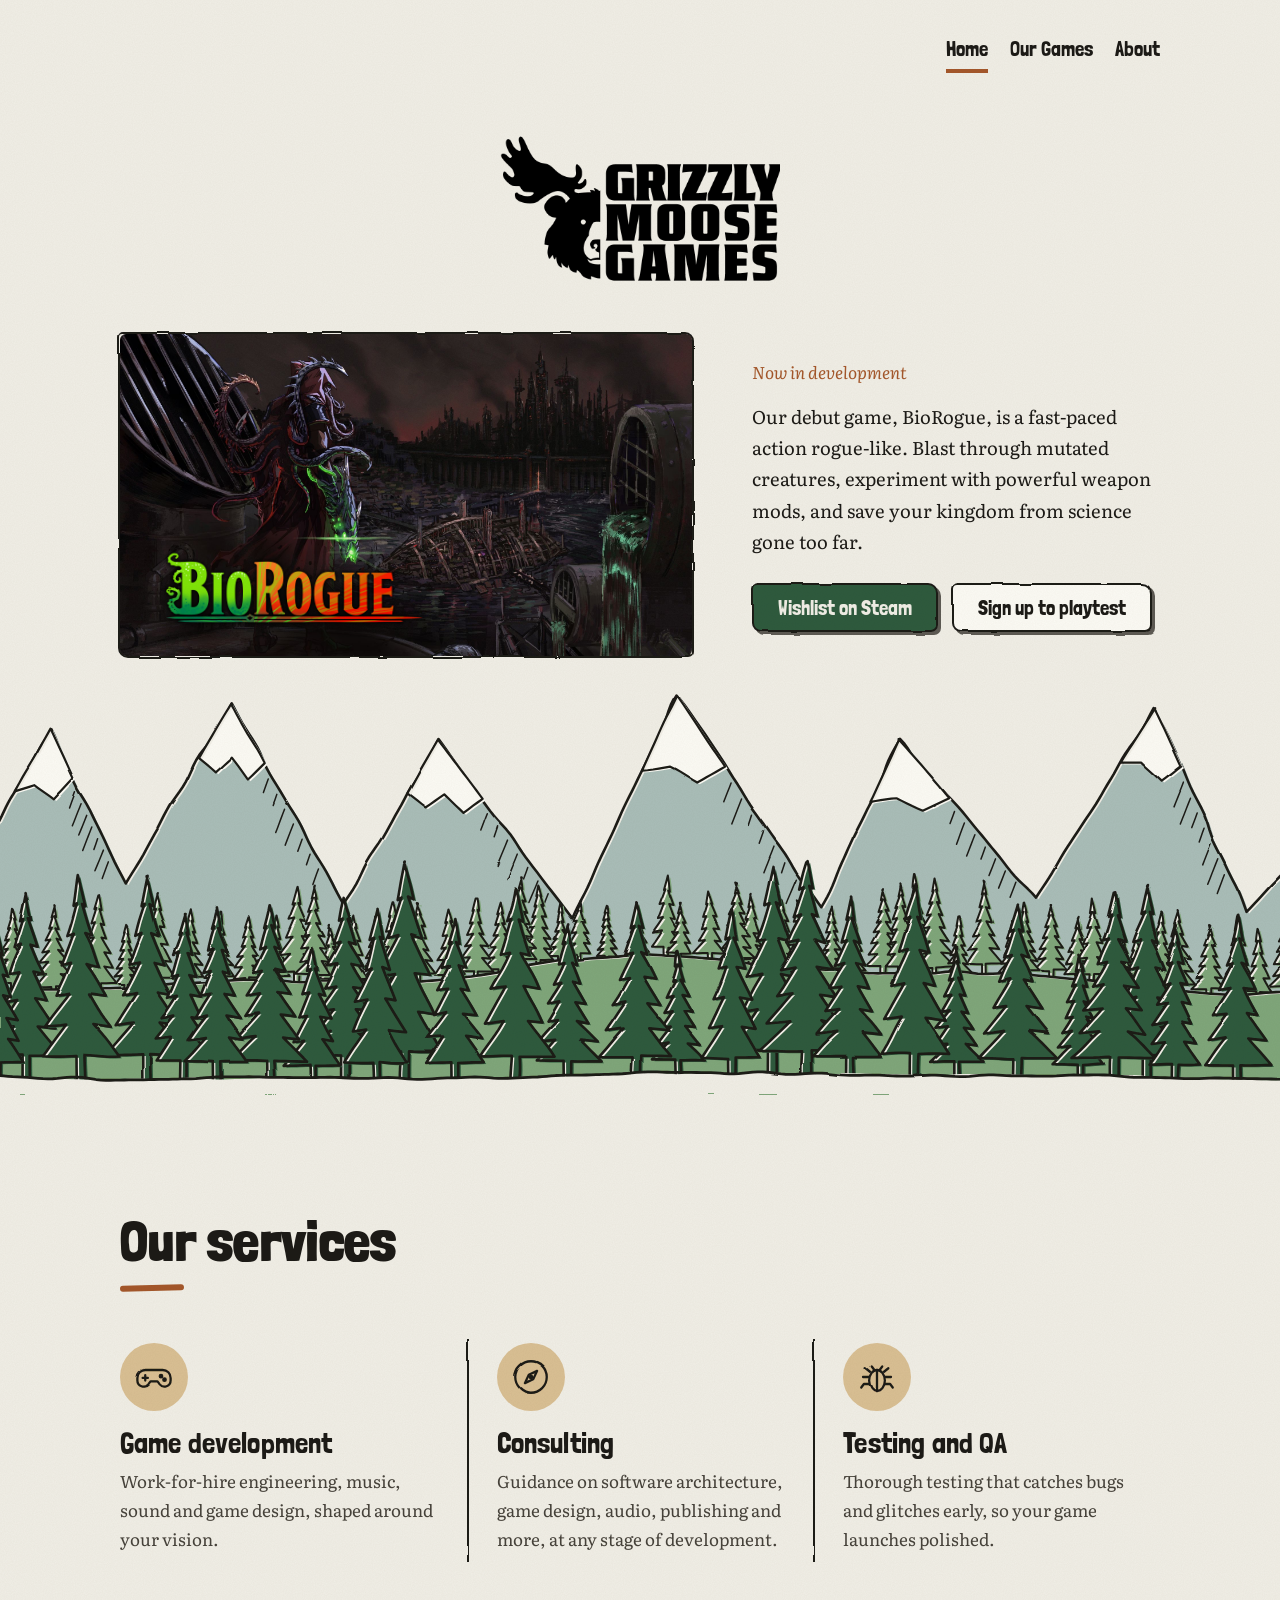
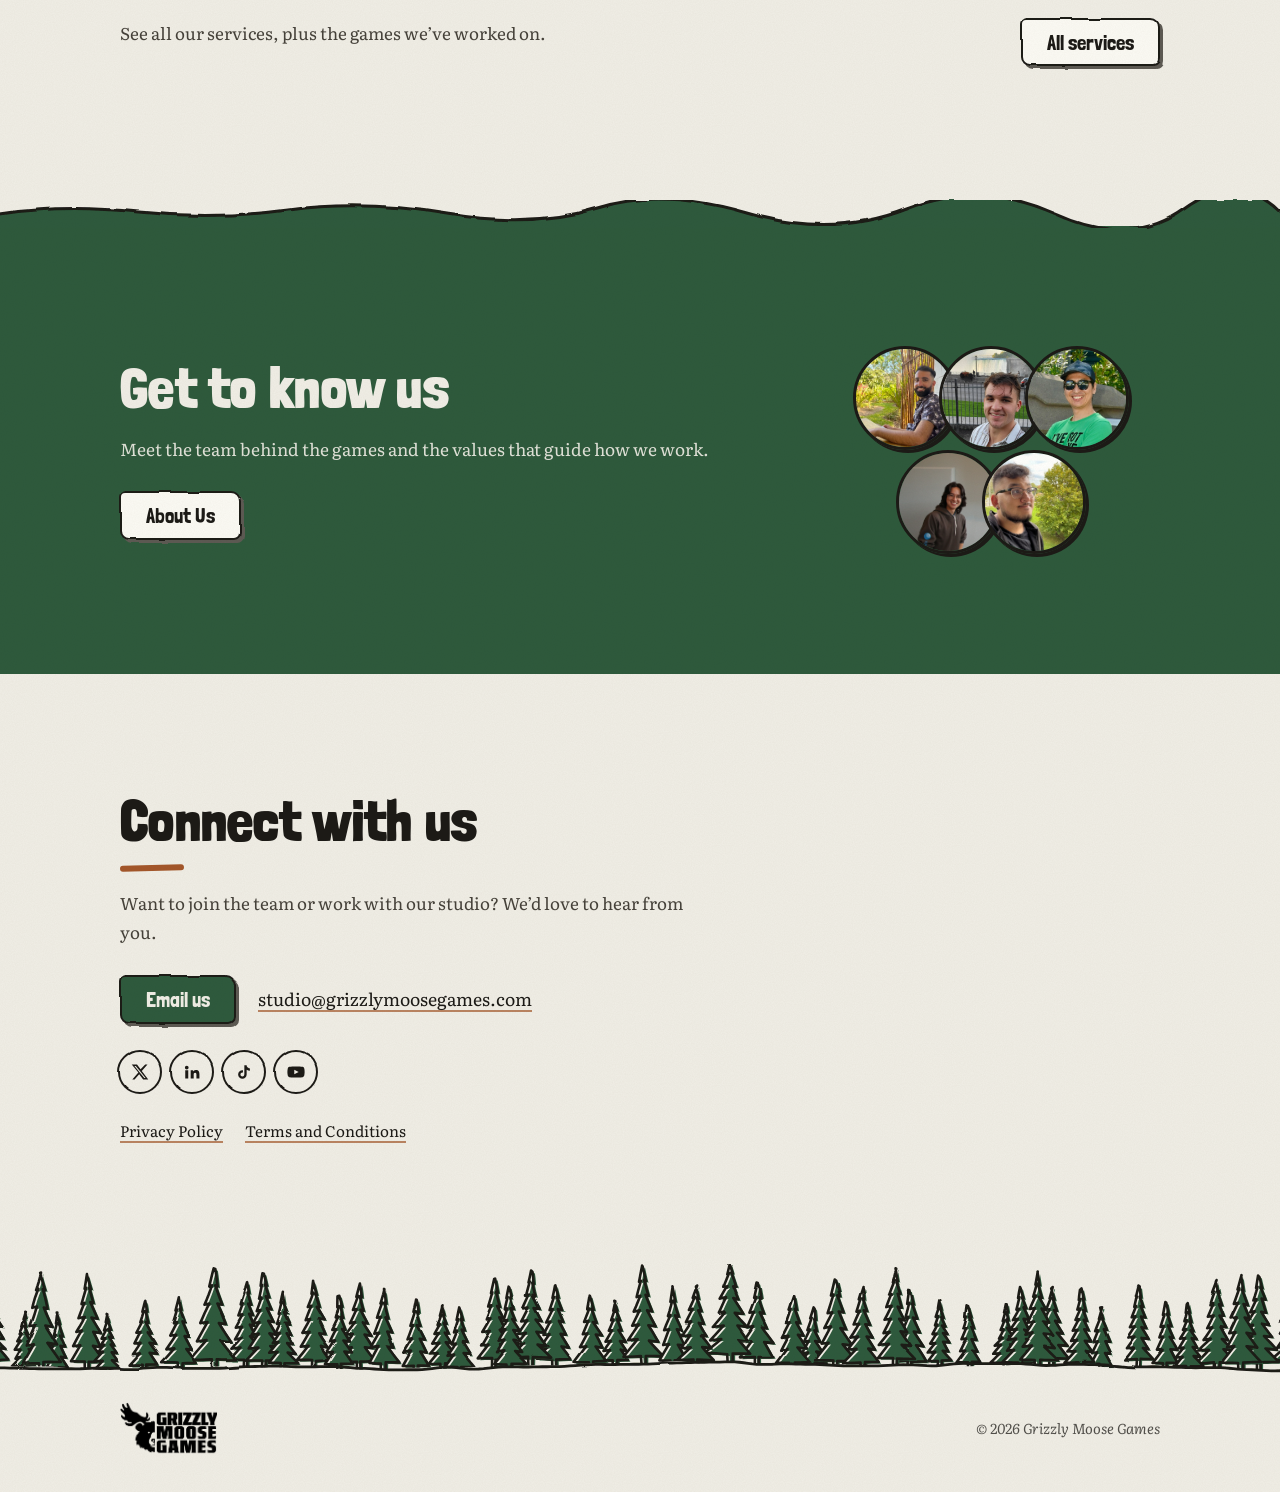
<file: index.html>
<!doctype html>
<html lang="en">
<head>
<meta charset="utf-8">
<meta name="viewport" content="width=device-width, initial-scale=1, viewport-fit=cover">
<meta name="theme-color" content="#edeae2">
<title>Grizzly Moose Games | Indie Video Game Studio</title>
<meta name="description" content="Grizzly Moose Games is an indie studio crafting BioRogue, a fast-paced action rogue-like.">
<link rel="icon" href="assets/img/gm-icon.png">
<link rel="preconnect" href="https://fonts.googleapis.com">
<link rel="preconnect" href="https://fonts.gstatic.com" crossorigin>
<link rel="stylesheet" href="https://fonts.googleapis.com/css2?family=Literata:ital,opsz,wght@0,7..72,400;1,7..72,400&family=Londrina+Solid:wght@400;900&display=swap">
<link rel="stylesheet" href="css/style.css">
</head>
<body>
<svg class="defs" aria-hidden="true" focusable="false">
  <filter id="wobble"><feTurbulence type="fractalNoise" baseFrequency="0.035" numOctaves="2" seed="4" result="n"/><feDisplacementMap in="SourceGraphic" in2="n" scale="3.5" xChannelSelector="R" yChannelSelector="G"/></filter>
  <filter id="wobble-soft"><feTurbulence type="fractalNoise" baseFrequency="0.02" numOctaves="2" seed="9" result="n"/><feDisplacementMap in="SourceGraphic" in2="n" scale="2.5" xChannelSelector="R" yChannelSelector="G"/></filter>
</svg>
<header class="site-header is-home">
  <div class="wrap">
    <a class="brand" href="index.html"><img class="lockup" src="assets/img/gm-lockup.png" alt="Grizzly Moose Games" width="796" height="444"></a>
    <nav class="nav" aria-label="Main"><a href="index.html" aria-current="page">Home</a><a href="games.html">Our Games</a><a href="about.html">About</a></nav>
  </div>
</header>
<main>
<section class="hero">
  <canvas class="scene-back" data-draw="back" aria-hidden="true"></canvas>
  <canvas class="scene-front" data-draw="front" aria-hidden="true"></canvas>
  <div class="wrap hero-grid">
    <h1 class="hero-title"><img src="assets/img/gm-lockup.png" alt="Grizzly Moose Games" width="796" height="444"></h1>
    <div class="feature">
      <a class="spotlight ink" href="https://store.steampowered.com/app/3719650/BioRogue/" target="_blank" rel="noopener" aria-label="BioRogue on Steam"><div class="art-stack"><img src="assets/img/biorogue-keyart.jpg" alt="BioRogue key art: a tentacled rogue in a red cloak overlooks a ruined, flooded city" width="2000" height="1214"><img class="art-logo" src="assets/img/biorogue-logo.png" alt="" width="1200" height="356"></div></a>
      <div class="hero-text">
        <p class="kicker">Now in development</p>
        <p class="hero-copy">Our debut game, BioRogue, is a fast-paced action rogue-like. Blast through mutated creatures, experiment with powerful weapon mods, and save your kingdom from science gone too far.</p>
        <div class="hero-cta">
          <a class="btn" href="https://store.steampowered.com/app/3719650/BioRogue/" target="_blank" rel="noopener">Wishlist on Steam</a>
          <a class="btn btn-paper" href="https://biorogue.firstlook.gg/signup/playtester" target="_blank" rel="noopener">Sign up to playtest</a>
        </div>
      </div>
    </div>
  </div>
</section>

<section class="section">
  <div class="wrap">
    <div class="section-head"><h2 class="squiggle">Our services</h2></div>
    <div class="services">
      <article class="svc"><div class="svc-icon"><svg viewBox="0 0 48 48" fill="none" stroke="currentColor" stroke-width="2.6" stroke-linecap="round" stroke-linejoin="round" aria-hidden="true"><path d="M14 16h20a9 9 0 0 1 9 9v3a7 7 0 0 1-12.4 4.4L28 29h-8l-2.6 3.4A7 7 0 0 1 5 28v-3a9 9 0 0 1 9-9Z"/><path d="M14 22v6M11 25h6"/><circle cx="32" cy="23" r="1.4" fill="currentColor"/><circle cx="36" cy="27" r="1.4" fill="currentColor"/></svg></div><h3>Game development</h3><p>Work-for-hire engineering, music, sound and game design, shaped around your vision.</p></article>
      <article class="svc"><div class="svc-icon"><svg viewBox="0 0 48 48" fill="none" stroke="currentColor" stroke-width="2.6" stroke-linecap="round" stroke-linejoin="round" aria-hidden="true"><circle cx="24" cy="24" r="18"/><path d="m31 17-4.5 9.5L17 31l4.5-9.5Z"/><circle cx="24" cy="24" r="1.4" fill="currentColor"/></svg></div><h3>Consulting</h3><p>Guidance on software architecture, game design, audio, publishing and more, at any stage of development.</p></article>
      <article class="svc"><div class="svc-icon"><svg viewBox="0 0 48 48" fill="none" stroke="currentColor" stroke-width="2.6" stroke-linecap="round" stroke-linejoin="round" aria-hidden="true"><ellipse cx="24" cy="28" rx="9" ry="12"/><path d="M24 16v24M18 12l3 4M30 12l-3 4M15 24H8M15 32H9l-3 4M33 24h7M33 32h6l3 4M16 18l-5-4M32 18l5-4"/></svg></div><h3>Testing and QA</h3><p>Thorough testing that catches bugs and glitches early, so your game launches polished.</p></article>
    </div>
    <div class="after-note">
      <p>See all our services, plus the games we&rsquo;ve worked on.</p>
      <a class="btn btn-paper" href="games.html#services">All services</a>
    </div>
  </div>
</section>

<section class="section band">
  <svg class="band-edge" viewBox="0 0 1200 28" preserveAspectRatio="none" aria-hidden="true"><path d="M0 28 L0 14 Q 60 4 130 12 T 270 10 T 420 14 T 560 8 T 700 13 T 850 9 T 990 14 T 1110 9 T 1200 12 L1200 28 Z" fill="var(--spruce)"/><path d="M0 14 Q 60 4 130 12 T 270 10 T 420 14 T 560 8 T 700 13 T 850 9 T 990 14 T 1110 9 T 1200 12" fill="none" stroke="var(--ink)" stroke-width="3" vector-effect="non-scaling-stroke"/></svg>
  <div class="wrap split">
    <div>
      <h2>Get to know us</h2>
      <p style="margin:18px 0 28px;font-size:1.08rem">Meet the team behind the games and the values that guide how we work.</p>
      <a class="btn btn-paper" href="about.html">About Us</a>
    </div>
    <div class="crew"><img src="assets/img/team-arya.jpg" alt="" width="104" height="104" loading="lazy"><img src="assets/img/team-xander.png" alt="" width="104" height="104" loading="lazy"><img src="assets/img/team-tj.jpg" alt="" width="104" height="104" loading="lazy"><img src="assets/img/team-cole.png" alt="" width="104" height="104" loading="lazy"><img src="assets/img/team-sarin.jpg" alt="" width="104" height="104" loading="lazy"></div>
  </div>
</section>
</main>
<section class="section" id="contact">
  <div class="wrap contact">
    <h2 class="squiggle">Connect with us</h2>
    <p style="margin-top:18px">Want to join the team or work with our studio? We&rsquo;d love to hear from you.</p>
    <div class="contact-actions"><a class="btn" href="mailto:studio@grizzlymoosegames.com">Email us</a><a class="contact-email" href="mailto:studio@grizzlymoosegames.com">studio@grizzlymoosegames.com</a></div>
    <div class="socials"><a class="ink" href="https://twitter.com/TheGrizzlyMoose" target="_blank" rel="noopener" aria-label="X / Twitter"><svg viewBox="0 0 24 24" fill="currentColor" aria-hidden="true"><path d="M18.9 2H22l-7.6 8.7L23 22h-6.8l-5.3-6.9L4.8 22H1.7l8.1-9.3L1 2h7l4.8 6.3L18.9 2Zm-1.2 18h1.7L6.4 3.9H4.6L17.7 20Z"/></svg></a><a class="ink" href="https://www.linkedin.com/company/grizzly-moose-games/" target="_blank" rel="noopener" aria-label="LinkedIn"><svg viewBox="0 0 24 24" fill="currentColor" aria-hidden="true"><path d="M4.98 3.5a2.5 2.5 0 1 1 0 5 2.5 2.5 0 0 1 0-5ZM3 9.75h4v11H3v-11Zm6.5 0h3.8v1.5h.05c.53-.95 1.83-1.95 3.77-1.95 4.03 0 4.78 2.55 4.78 5.87v5.58h-4v-4.95c0-1.18-.02-2.7-1.7-2.7-1.7 0-1.95 1.28-1.95 2.6v5.05h-4v-11Z"/></svg></a><a class="ink" href="https://www.tiktok.com/@grizzlymoosegames" target="_blank" rel="noopener" aria-label="TikTok"><svg viewBox="0 0 24 24" fill="currentColor" aria-hidden="true"><path d="M16.6 5.82A4.28 4.28 0 0 1 15.54 3h-3.09v12.4a2.59 2.59 0 0 1-2.59 2.5c-1.42 0-2.6-1.16-2.6-2.6 0-1.72 1.66-3.01 3.37-2.48V9.66c-3.45-.46-6.47 2.22-6.47 5.64 0 3.33 2.76 5.7 5.69 5.7 3.14 0 5.69-2.55 5.69-5.7V9.01a7.35 7.35 0 0 0 4.3 1.38V7.3s-1.88.09-3.24-1.48Z"/></svg></a><a class="ink" href="https://www.youtube.com/@GrizzlyMooseGames" target="_blank" rel="noopener" aria-label="YouTube"><svg viewBox="0 0 24 24" fill="currentColor" aria-hidden="true"><path d="M23 7.2a3 3 0 0 0-2.1-2.1C19 4.6 12 4.6 12 4.6s-7 0-8.9.5A3 3 0 0 0 1 7.2 31 31 0 0 0 .5 12a31 31 0 0 0 .5 4.8 3 3 0 0 0 2.1 2.1c1.9.5 8.9.5 8.9.5s7 0 8.9-.5a3 3 0 0 0 2.1-2.1c.4-1.6.5-4.8.5-4.8s0-3.2-.5-4.8ZM9.7 15V9l5.8 3-5.8 3Z"/></svg></a></div>
    <div class="legal">
      <a href="https://drive.google.com/file/d/1nduabUN6V4QkfS0KIW_CZJ2iCi3Cf-N0/view?usp=sharing" target="_blank" rel="noopener">Privacy Policy</a>
      <a href="https://drive.google.com/file/d/1UUNl7Hhsi6tNqllL0GQW7Ek-KekqwpAL/view?usp=sharing" target="_blank" rel="noopener">Terms and Conditions</a>
    </div>
  </div>
</section>
<footer class="site-footer">
  <canvas class="strip" data-draw="strip" data-ground="paper" data-seed="31" aria-hidden="true"></canvas>
  <div class="footer-base">
    <div class="wrap">
      <a class="brand" href="index.html"><img class="lockup" src="assets/img/gm-lockup.png" alt="Grizzly Moose Games" width="796" height="444"></a>
      <small>&copy; <span id="year">2026</span> Grizzly Moose Games</small>
    </div>
  </div>
</footer>
<script src="js/main.js"></script>
</body>
</html>
</file>
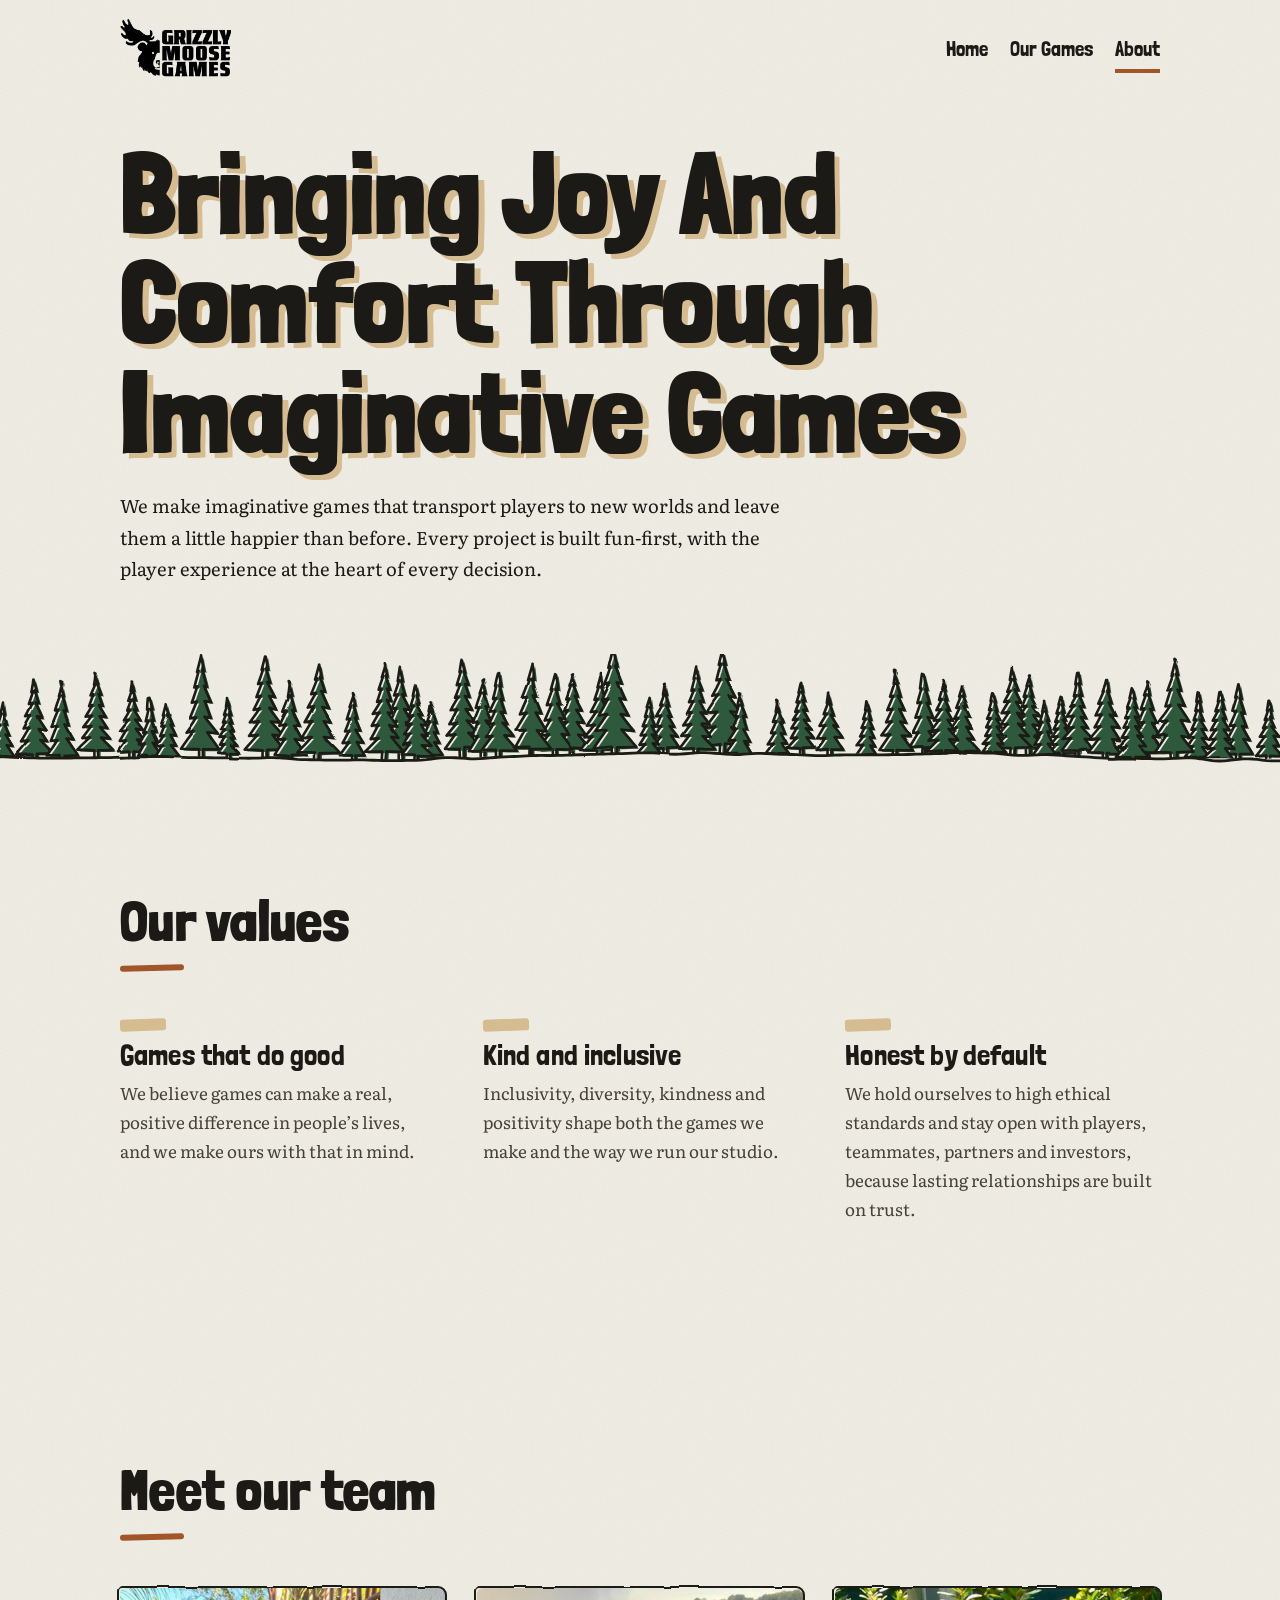
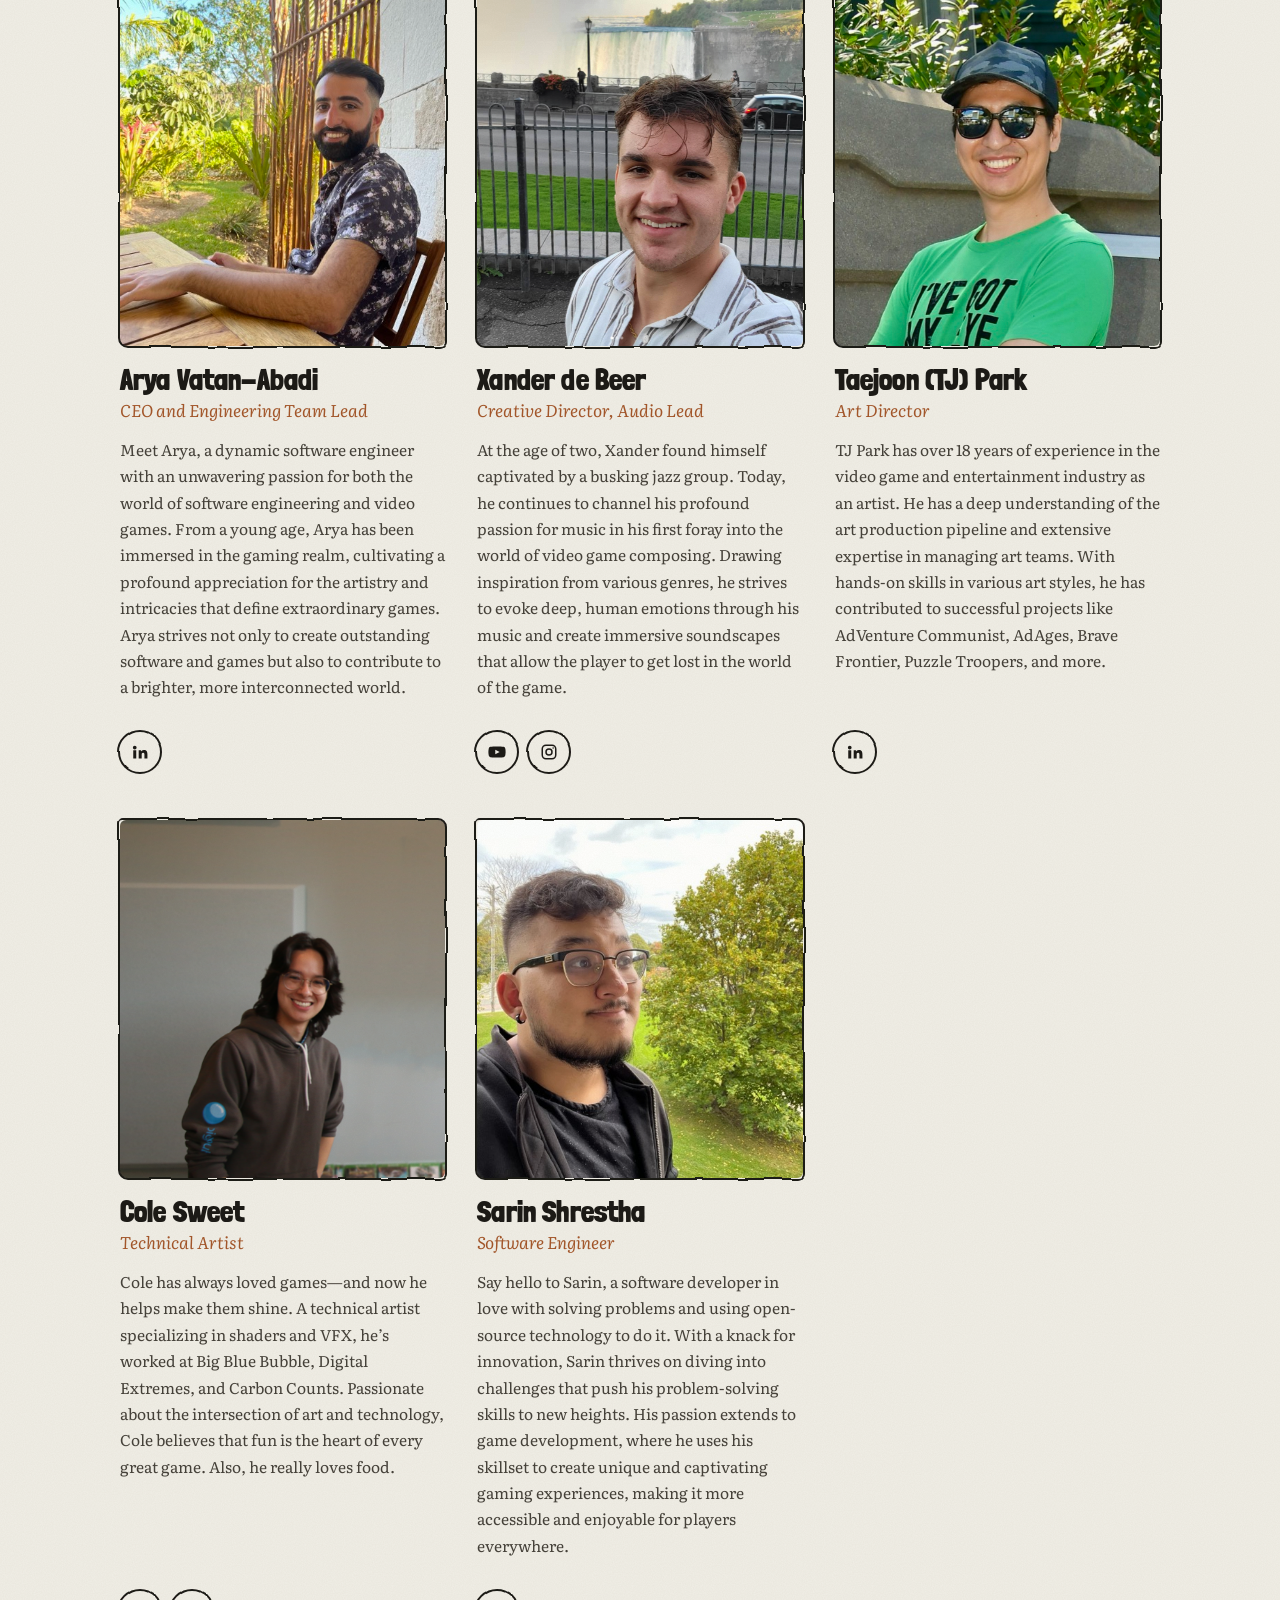
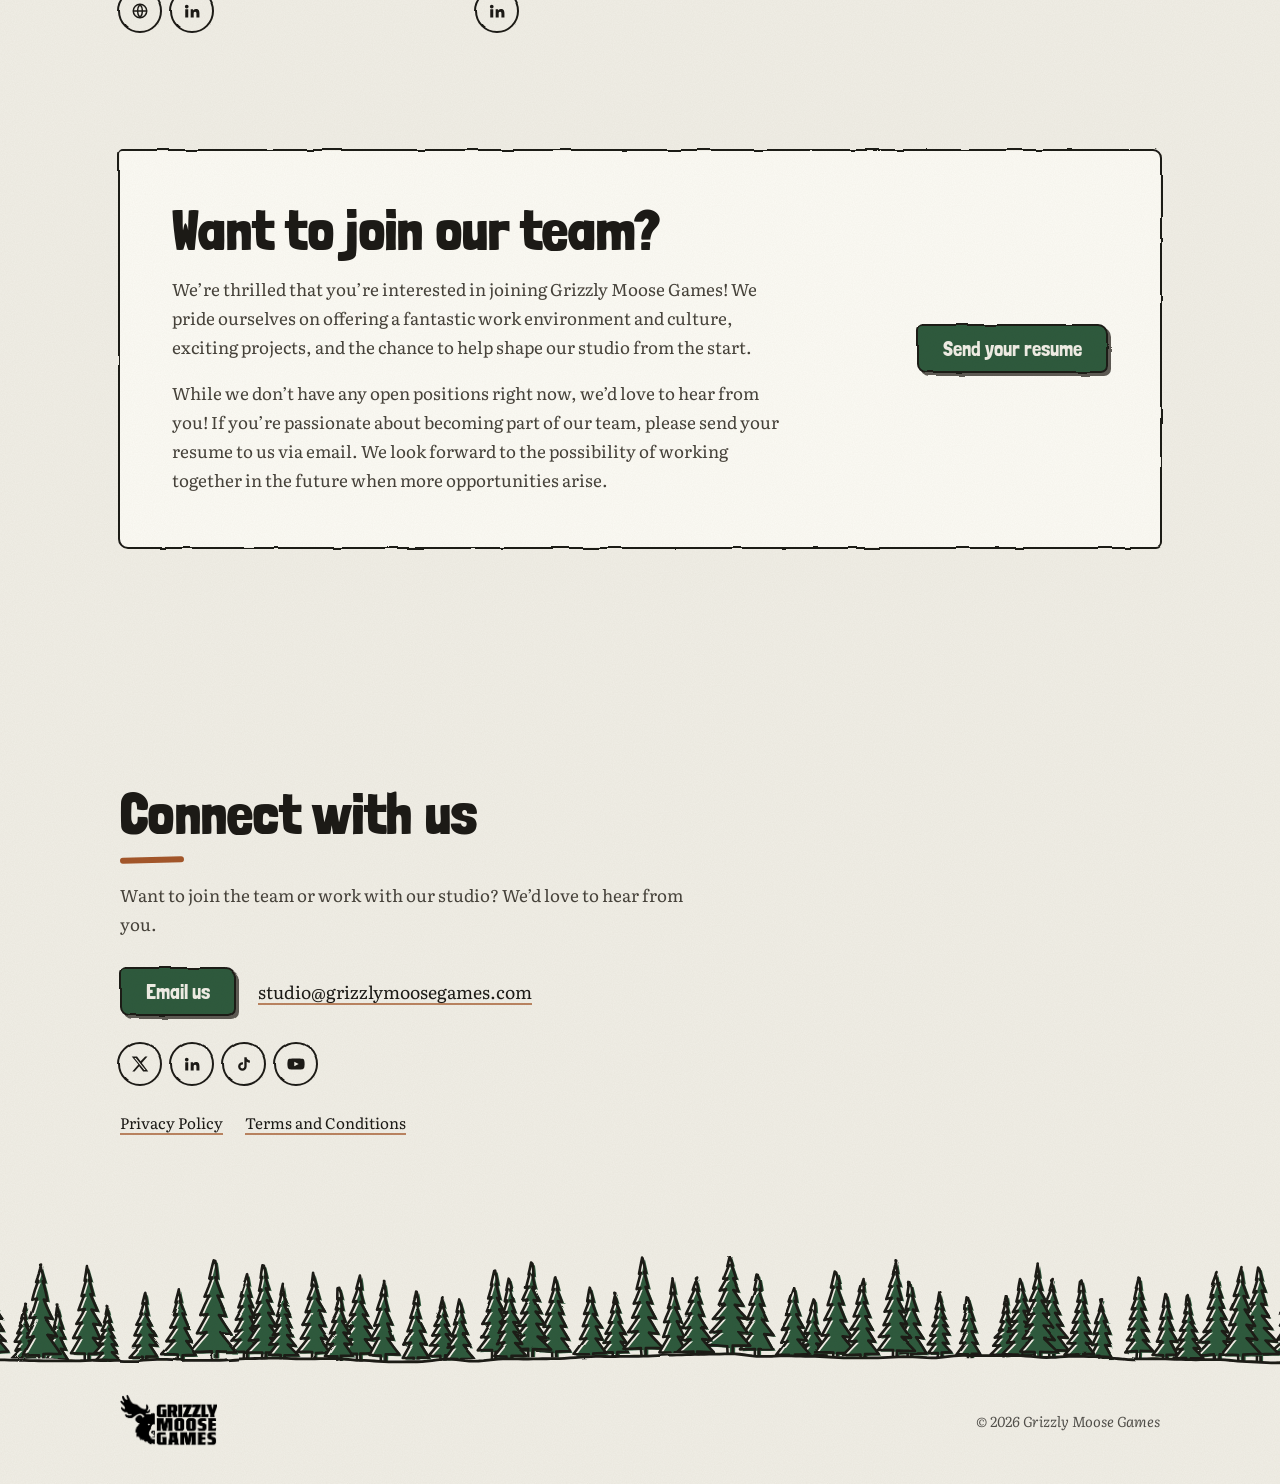
<file: about.html>
<!doctype html>
<html lang="en">
<head>
<meta charset="utf-8">
<meta name="viewport" content="width=device-width, initial-scale=1, viewport-fit=cover">
<meta name="theme-color" content="#edeae2">
<title>About | Grizzly Moose Games</title>
<meta name="description" content="Meet the team behind Grizzly Moose Games and BioRogue.">
<link rel="icon" href="assets/img/gm-icon.png">
<link rel="preconnect" href="https://fonts.googleapis.com">
<link rel="preconnect" href="https://fonts.gstatic.com" crossorigin>
<link rel="stylesheet" href="https://fonts.googleapis.com/css2?family=Literata:ital,opsz,wght@0,7..72,400;1,7..72,400&family=Londrina+Solid:wght@400;900&display=swap">
<link rel="stylesheet" href="css/style.css">
</head>
<body>
<svg class="defs" aria-hidden="true" focusable="false">
  <filter id="wobble"><feTurbulence type="fractalNoise" baseFrequency="0.035" numOctaves="2" seed="4" result="n"/><feDisplacementMap in="SourceGraphic" in2="n" scale="3.5" xChannelSelector="R" yChannelSelector="G"/></filter>
  <filter id="wobble-soft"><feTurbulence type="fractalNoise" baseFrequency="0.02" numOctaves="2" seed="9" result="n"/><feDisplacementMap in="SourceGraphic" in2="n" scale="2.5" xChannelSelector="R" yChannelSelector="G"/></filter>
</svg>
<header class="site-header">
  <div class="wrap">
    <a class="brand" href="index.html"><img class="lockup" src="assets/img/gm-lockup.png" alt="Grizzly Moose Games" width="796" height="444"></a>
    <nav class="nav" aria-label="Main"><a href="index.html">Home</a><a href="games.html">Our Games</a><a href="about.html" aria-current="page">About</a></nav>
  </div>
</header>
<main>
<section class="page-hero">
  <canvas class="strip" data-draw="strip" data-ground="paper" data-seed="17" aria-hidden="true"></canvas>
  <div class="wrap">
    <h1 class="misprint">Bringing Joy And Comfort Through Imaginative Games</h1>
    <p class="lede">We make imaginative games that transport players to new worlds and leave them a little happier than before. Every project is built fun-first, with the player experience at the heart of every decision.</p>
  </div>
</section>

<section class="section">
  <div class="wrap">
    <div class="section-head"><h2 class="squiggle">Our values</h2></div>
    <div class="values">
      <div><h3>Games that do good</h3><p>We believe games can make a real, positive difference in people&rsquo;s lives, and we make ours with that in mind.</p></div>
      <div><h3>Kind and inclusive</h3><p>Inclusivity, diversity, kindness and positivity shape both the games we make and the way we run our studio.</p></div>
      <div><h3>Honest by default</h3><p>We hold ourselves to high ethical standards and stay open with players, teammates, partners and investors, because lasting relationships are built on trust.</p></div>
    </div>
  </div>
</section>

<section class="section">
  <div class="wrap">
    <div class="section-head"><h2 class="squiggle">Meet our team</h2></div>
    <div class="team">
      <article class="member">
        <div class="member-photo ink"><img src="assets/img/team-arya.jpg" alt="Arya Vatan-Abadi" loading="lazy"></div>
        <h3>Arya Vatan-Abadi</h3><div class="role">CEO and Engineering Team Lead</div><p>Meet Arya, a dynamic software engineer with an unwavering passion for both the world of software engineering and video games. From a young age, Arya has been immersed in the gaming realm, cultivating a profound appreciation for the artistry and intricacies that define extraordinary games. Arya strives not only to create outstanding software and games but also to contribute to a brighter, more interconnected world.</p>
        <div class="socials"><a class="ink" href="https://www.linkedin.com/in/aryavatanabadi/" target="_blank" rel="noopener" aria-label="LinkedIn"><svg viewBox="0 0 24 24" fill="currentColor" aria-hidden="true"><path d="M4.98 3.5a2.5 2.5 0 1 1 0 5 2.5 2.5 0 0 1 0-5ZM3 9.75h4v11H3v-11Zm6.5 0h3.8v1.5h.05c.53-.95 1.83-1.95 3.77-1.95 4.03 0 4.78 2.55 4.78 5.87v5.58h-4v-4.95c0-1.18-.02-2.7-1.7-2.7-1.7 0-1.95 1.28-1.95 2.6v5.05h-4v-11Z"/></svg></a></div>
      </article>
      <article class="member">
        <div class="member-photo ink"><img src="assets/img/team-xander.png" alt="Xander de Beer" loading="lazy"></div>
        <h3>Xander de Beer</h3><div class="role">Creative Director, Audio Lead</div><p>At the age of two, Xander found himself captivated by a busking jazz group. Today, he continues to channel his profound passion for music in his first foray into the world of video game composing. Drawing inspiration from various genres, he strives to evoke deep, human emotions through his music and create immersive soundscapes that allow the player to get lost in the world of the game.</p>
        <div class="socials"><a class="ink" href="https://www.youtube.com/channel/UC2Bk8kvkCJCMJzEt7IFEXAg" target="_blank" rel="noopener" aria-label="YouTube"><svg viewBox="0 0 24 24" fill="currentColor" aria-hidden="true"><path d="M23 7.2a3 3 0 0 0-2.1-2.1C19 4.6 12 4.6 12 4.6s-7 0-8.9.5A3 3 0 0 0 1 7.2 31 31 0 0 0 .5 12a31 31 0 0 0 .5 4.8 3 3 0 0 0 2.1 2.1c1.9.5 8.9.5 8.9.5s7 0 8.9-.5a3 3 0 0 0 2.1-2.1c.4-1.6.5-4.8.5-4.8s0-3.2-.5-4.8ZM9.7 15V9l5.8 3-5.8 3Z"/></svg></a><a class="ink" href="https://www.instagram.com/xanderdebeer/" target="_blank" rel="noopener" aria-label="Instagram"><svg viewBox="0 0 24 24" fill="none" stroke="currentColor" stroke-width="2" aria-hidden="true"><rect x="3" y="3" width="18" height="18" rx="5"/><circle cx="12" cy="12" r="4"/><circle cx="17.5" cy="6.5" r="1" fill="currentColor" stroke="none"/></svg></a></div>
      </article>
      <article class="member">
        <div class="member-photo ink"><img src="assets/img/team-tj.jpg" alt="Taejoon (TJ) Park" loading="lazy"></div>
        <h3>Taejoon (TJ) Park</h3><div class="role">Art Director</div><p>TJ Park has over 18 years of experience in the video game and entertainment industry as an artist. He has a deep understanding of the art production pipeline and extensive expertise in managing art teams. With hands-on skills in various art styles, he has contributed to successful projects like AdVenture Communist, AdAges, Brave Frontier, Puzzle Troopers, and more.</p>
        <div class="socials"><a class="ink" href="https://www.linkedin.com/in/taejoon-park-90884813/" target="_blank" rel="noopener" aria-label="LinkedIn"><svg viewBox="0 0 24 24" fill="currentColor" aria-hidden="true"><path d="M4.98 3.5a2.5 2.5 0 1 1 0 5 2.5 2.5 0 0 1 0-5ZM3 9.75h4v11H3v-11Zm6.5 0h3.8v1.5h.05c.53-.95 1.83-1.95 3.77-1.95 4.03 0 4.78 2.55 4.78 5.87v5.58h-4v-4.95c0-1.18-.02-2.7-1.7-2.7-1.7 0-1.95 1.28-1.95 2.6v5.05h-4v-11Z"/></svg></a></div>
      </article>
      <article class="member">
        <div class="member-photo ink"><img src="assets/img/team-cole.png" alt="Cole Sweet" loading="lazy"></div>
        <h3>Cole Sweet</h3><div class="role">Technical Artist</div><p>Cole has always loved games&mdash;and now he helps make them shine. A technical artist specializing in shaders and VFX, he&rsquo;s worked at Big Blue Bubble, Digital Extremes, and Carbon Counts. Passionate about the intersection of art and technology, Cole believes that fun is the heart of every great game. Also, he really loves food.</p>
        <div class="socials"><a class="ink" href="https://www.colesweet.ca/" target="_blank" rel="noopener" aria-label="Website"><svg viewBox="0 0 24 24" fill="none" stroke="currentColor" stroke-width="2" aria-hidden="true"><circle cx="12" cy="12" r="9"/><path d="M3 12h18M12 3a14 14 0 0 1 0 18M12 3a14 14 0 0 0 0 18"/></svg></a><a class="ink" href="https://www.linkedin.com/in/cole-sweet/" target="_blank" rel="noopener" aria-label="LinkedIn"><svg viewBox="0 0 24 24" fill="currentColor" aria-hidden="true"><path d="M4.98 3.5a2.5 2.5 0 1 1 0 5 2.5 2.5 0 0 1 0-5ZM3 9.75h4v11H3v-11Zm6.5 0h3.8v1.5h.05c.53-.95 1.83-1.95 3.77-1.95 4.03 0 4.78 2.55 4.78 5.87v5.58h-4v-4.95c0-1.18-.02-2.7-1.7-2.7-1.7 0-1.95 1.28-1.95 2.6v5.05h-4v-11Z"/></svg></a></div>
      </article>
      <article class="member">
        <div class="member-photo ink"><img src="assets/img/team-sarin.jpg" alt="Sarin Shrestha" loading="lazy"></div>
        <h3>Sarin Shrestha</h3><div class="role">Software Engineer</div><p>Say hello to Sarin, a software developer in love with solving problems and using open-source technology to do it. With a knack for innovation, Sarin thrives on diving into challenges that push his problem-solving skills to new heights. His passion extends to game development, where he uses his skillset to create unique and captivating gaming experiences, making it more accessible and enjoyable for players everywhere.</p>
        <div class="socials"><a class="ink" href="https://www.linkedin.com/in/sarinshrestha/" target="_blank" rel="noopener" aria-label="LinkedIn"><svg viewBox="0 0 24 24" fill="currentColor" aria-hidden="true"><path d="M4.98 3.5a2.5 2.5 0 1 1 0 5 2.5 2.5 0 0 1 0-5ZM3 9.75h4v11H3v-11Zm6.5 0h3.8v1.5h.05c.53-.95 1.83-1.95 3.77-1.95 4.03 0 4.78 2.55 4.78 5.87v5.58h-4v-4.95c0-1.18-.02-2.7-1.7-2.7-1.7 0-1.95 1.28-1.95 2.6v5.05h-4v-11Z"/></svg></a></div>
      </article>
    </div>
  </div>
</section>

<section class="section" style="padding-top:0">
  <div class="wrap">
    <div class="join-box ink">
      <div>
        <h2>Want to join our team?</h2>
        <p>We&rsquo;re thrilled that you&rsquo;re interested in joining Grizzly Moose Games! We pride ourselves on offering a fantastic work environment and culture, exciting projects, and the chance to help shape our studio from the start.</p>
        <p>While we don&rsquo;t have any open positions right now, we&rsquo;d love to hear from you! If you&rsquo;re passionate about becoming part of our team, please send your resume to us via email. We look forward to the possibility of working together in the future when more opportunities arise.</p>
      </div>
      <a class="btn" href="mailto:studio@grizzlymoosegames.com?subject=Resume">Send your resume</a>
    </div>
  </div>
</section>
</main>
<section class="section" id="contact">
  <div class="wrap contact">
    <h2 class="squiggle">Connect with us</h2>
    <p style="margin-top:18px">Want to join the team or work with our studio? We&rsquo;d love to hear from you.</p>
    <div class="contact-actions"><a class="btn" href="mailto:studio@grizzlymoosegames.com">Email us</a><a class="contact-email" href="mailto:studio@grizzlymoosegames.com">studio@grizzlymoosegames.com</a></div>
    <div class="socials"><a class="ink" href="https://twitter.com/TheGrizzlyMoose" target="_blank" rel="noopener" aria-label="X / Twitter"><svg viewBox="0 0 24 24" fill="currentColor" aria-hidden="true"><path d="M18.9 2H22l-7.6 8.7L23 22h-6.8l-5.3-6.9L4.8 22H1.7l8.1-9.3L1 2h7l4.8 6.3L18.9 2Zm-1.2 18h1.7L6.4 3.9H4.6L17.7 20Z"/></svg></a><a class="ink" href="https://www.linkedin.com/company/grizzly-moose-games/" target="_blank" rel="noopener" aria-label="LinkedIn"><svg viewBox="0 0 24 24" fill="currentColor" aria-hidden="true"><path d="M4.98 3.5a2.5 2.5 0 1 1 0 5 2.5 2.5 0 0 1 0-5ZM3 9.75h4v11H3v-11Zm6.5 0h3.8v1.5h.05c.53-.95 1.83-1.95 3.77-1.95 4.03 0 4.78 2.55 4.78 5.87v5.58h-4v-4.95c0-1.18-.02-2.7-1.7-2.7-1.7 0-1.95 1.28-1.95 2.6v5.05h-4v-11Z"/></svg></a><a class="ink" href="https://www.tiktok.com/@grizzlymoosegames" target="_blank" rel="noopener" aria-label="TikTok"><svg viewBox="0 0 24 24" fill="currentColor" aria-hidden="true"><path d="M16.6 5.82A4.28 4.28 0 0 1 15.54 3h-3.09v12.4a2.59 2.59 0 0 1-2.59 2.5c-1.42 0-2.6-1.16-2.6-2.6 0-1.72 1.66-3.01 3.37-2.48V9.66c-3.45-.46-6.47 2.22-6.47 5.64 0 3.33 2.76 5.7 5.69 5.7 3.14 0 5.69-2.55 5.69-5.7V9.01a7.35 7.35 0 0 0 4.3 1.38V7.3s-1.88.09-3.24-1.48Z"/></svg></a><a class="ink" href="https://www.youtube.com/@GrizzlyMooseGames" target="_blank" rel="noopener" aria-label="YouTube"><svg viewBox="0 0 24 24" fill="currentColor" aria-hidden="true"><path d="M23 7.2a3 3 0 0 0-2.1-2.1C19 4.6 12 4.6 12 4.6s-7 0-8.9.5A3 3 0 0 0 1 7.2 31 31 0 0 0 .5 12a31 31 0 0 0 .5 4.8 3 3 0 0 0 2.1 2.1c1.9.5 8.9.5 8.9.5s7 0 8.9-.5a3 3 0 0 0 2.1-2.1c.4-1.6.5-4.8.5-4.8s0-3.2-.5-4.8ZM9.7 15V9l5.8 3-5.8 3Z"/></svg></a></div>
    <div class="legal">
      <a href="https://drive.google.com/file/d/1nduabUN6V4QkfS0KIW_CZJ2iCi3Cf-N0/view?usp=sharing" target="_blank" rel="noopener">Privacy Policy</a>
      <a href="https://drive.google.com/file/d/1UUNl7Hhsi6tNqllL0GQW7Ek-KekqwpAL/view?usp=sharing" target="_blank" rel="noopener">Terms and Conditions</a>
    </div>
  </div>
</section>
<footer class="site-footer">
  <canvas class="strip" data-draw="strip" data-ground="paper" data-seed="31" aria-hidden="true"></canvas>
  <div class="footer-base">
    <div class="wrap">
      <a class="brand" href="index.html"><img class="lockup" src="assets/img/gm-lockup.png" alt="Grizzly Moose Games" width="796" height="444"></a>
      <small>&copy; <span id="year">2026</span> Grizzly Moose Games</small>
    </div>
  </div>
</footer>
<script src="js/main.js"></script>
</body>
</html>
</file>
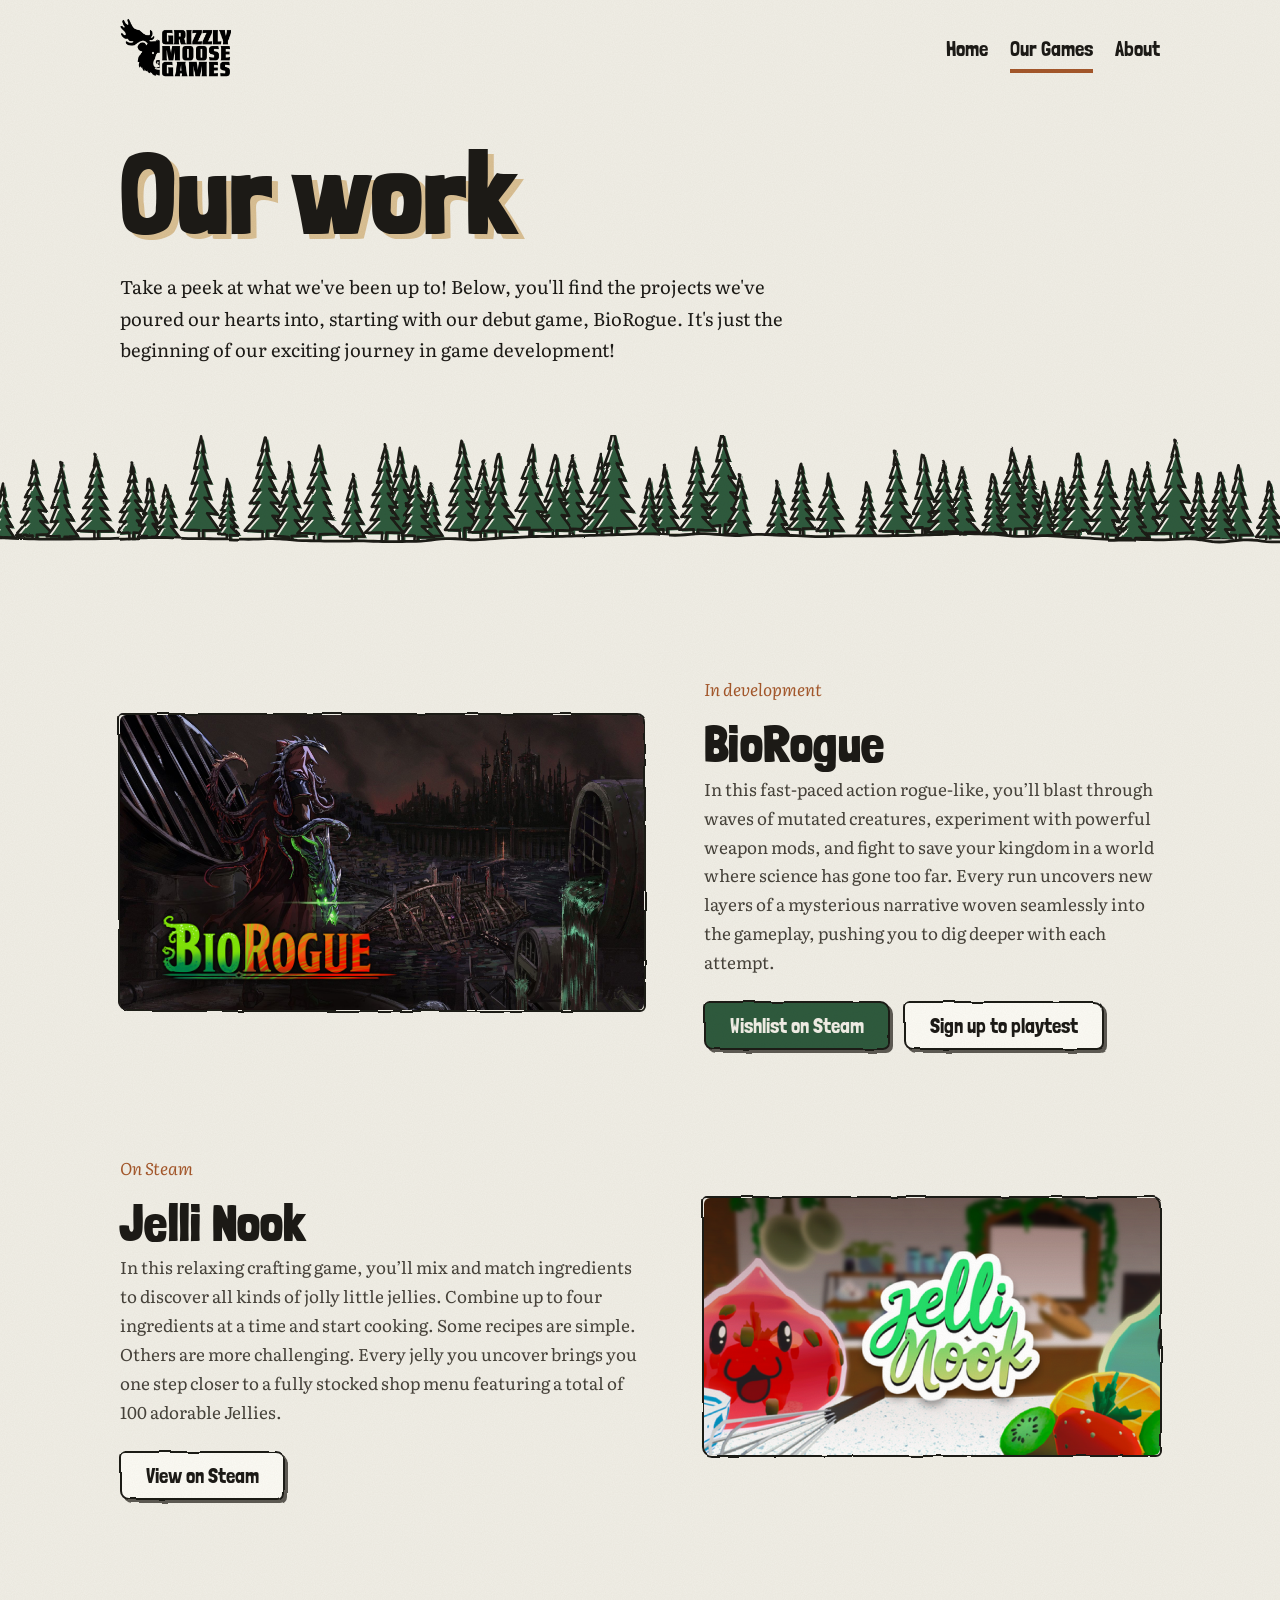
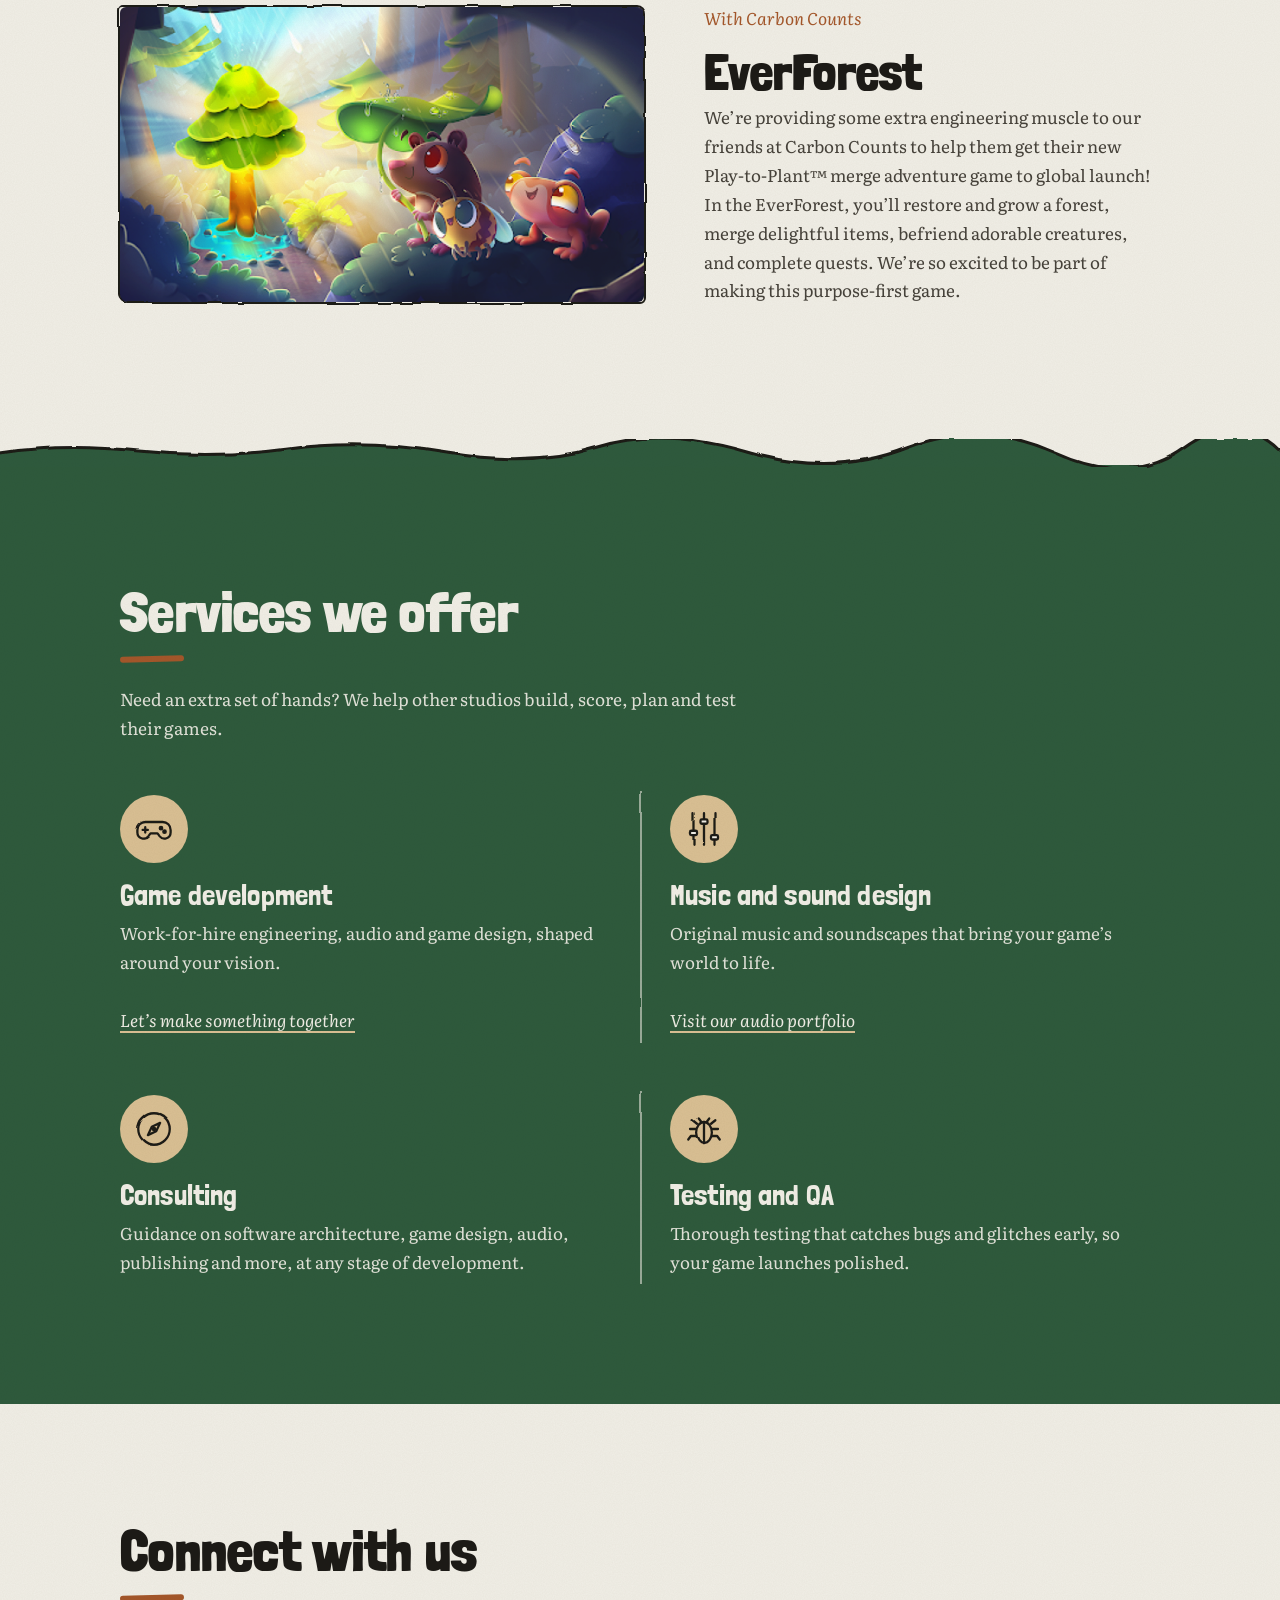
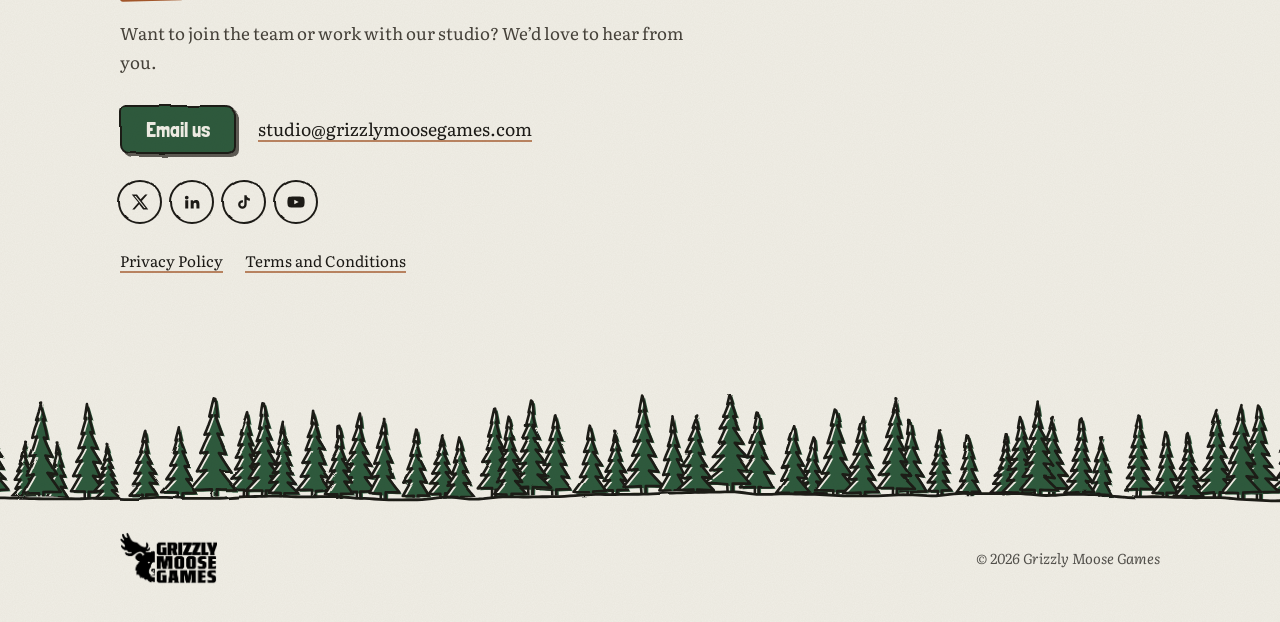
<file: games.html>
<!doctype html>
<html lang="en">
<head>
<meta charset="utf-8">
<meta name="viewport" content="width=device-width, initial-scale=1, viewport-fit=cover">
<meta name="theme-color" content="#edeae2">
<title>Our Games | Grizzly Moose Games</title>
<meta name="description" content="BioRogue, Jelli Nook and EverForest, plus the development services Grizzly Moose Games offers.">
<link rel="icon" href="assets/img/gm-icon.png">
<link rel="preconnect" href="https://fonts.googleapis.com">
<link rel="preconnect" href="https://fonts.gstatic.com" crossorigin>
<link rel="stylesheet" href="https://fonts.googleapis.com/css2?family=Literata:ital,opsz,wght@0,7..72,400;1,7..72,400&family=Londrina+Solid:wght@400;900&display=swap">
<link rel="stylesheet" href="css/style.css">
</head>
<body>
<svg class="defs" aria-hidden="true" focusable="false">
  <filter id="wobble"><feTurbulence type="fractalNoise" baseFrequency="0.035" numOctaves="2" seed="4" result="n"/><feDisplacementMap in="SourceGraphic" in2="n" scale="3.5" xChannelSelector="R" yChannelSelector="G"/></filter>
  <filter id="wobble-soft"><feTurbulence type="fractalNoise" baseFrequency="0.02" numOctaves="2" seed="9" result="n"/><feDisplacementMap in="SourceGraphic" in2="n" scale="2.5" xChannelSelector="R" yChannelSelector="G"/></filter>
</svg>
<header class="site-header">
  <div class="wrap">
    <a class="brand" href="index.html"><img class="lockup" src="assets/img/gm-lockup.png" alt="Grizzly Moose Games" width="796" height="444"></a>
    <nav class="nav" aria-label="Main"><a href="index.html">Home</a><a href="games.html" aria-current="page">Our Games</a><a href="about.html">About</a></nav>
  </div>
</header>
<main>
<section class="page-hero">
  <canvas class="strip" data-draw="strip" data-ground="paper" data-seed="17" aria-hidden="true"></canvas>
  <div class="wrap">
    <h1 class="misprint">Our work</h1>
    <p class="lede">Take a peek at what we've been up to! Below, you'll find the projects we've poured our hearts into, starting with our debut game, BioRogue. It's just the beginning of our exciting journey in game development!</p>
  </div>
</section>

<section class="section">
  <div class="wrap games">
    <article class="game">
      <a class="game-media ink" href="https://store.steampowered.com/app/3719650/BioRogue/" target="_blank" rel="noopener" aria-label="BioRogue on Steam"><div class="art-stack"><img src="assets/img/biorogue-keyart.jpg" alt="BioRogue key art: a tentacled rogue in a red cloak overlooks a ruined, flooded city" width="2000" height="1214"><img class="art-logo" src="assets/img/biorogue-logo.png" alt="" width="1200" height="356"></div></a>
      <div>
        <div class="status">In development</div>
        <h3>BioRogue</h3>
        <p>In this fast-paced action rogue-like, you&rsquo;ll blast through waves of mutated creatures, experiment with powerful weapon mods, and fight to save your kingdom in a world where science has gone too far. Every run uncovers new layers of a mysterious narrative woven seamlessly into the gameplay, pushing you to dig deeper with each attempt.</p>
        <div class="links"><a class="btn" href="https://store.steampowered.com/app/3719650/BioRogue/" target="_blank" rel="noopener">Wishlist on Steam</a><a class="btn btn-paper" href="https://biorogue.firstlook.gg/signup/playtester" target="_blank" rel="noopener">Sign up to playtest</a></div>
      </div>
    </article>
    <article class="game">
      <div class="game-media ink"><img src="assets/img/game-jellinook.png" alt="Jelli Nook header art" loading="lazy" width="1400" height="453"></div>
      <div>
        <div class="status">On Steam</div>
        <h3>Jelli Nook</h3>
        <p>In this relaxing crafting game, you&rsquo;ll mix and match ingredients to discover all kinds of jolly little jellies. Combine up to four ingredients at a time and start cooking. Some recipes are simple. Others are more challenging. Every jelly you uncover brings you one step closer to a fully stocked shop menu featuring a total of 100 adorable Jellies.</p>
        <div class="links"><a class="btn btn-paper" href="https://store.steampowered.com/app/3667420/Jelli_Nook/" target="_blank" rel="noopener">View on Steam</a></div>
      </div>
    </article>
    <article class="game">
      <div class="game-media ink"><img src="assets/img/game-everforest.png" alt="EverForest capsule art" loading="lazy" width="1400" height="683"></div>
      <div>
        <div class="status">With Carbon Counts</div>
        <h3>EverForest</h3>
        <p>We&rsquo;re providing some extra engineering muscle to our friends at Carbon Counts to help them get their new Play-to-Plant&trade; merge adventure game to global launch! In the EverForest, you&rsquo;ll restore and grow a forest, merge delightful items, befriend adorable creatures, and complete quests. We&rsquo;re so excited to be part of making this purpose-first game.</p>
      </div>
    </article>
  </div>
</section>

<section class="section band" id="services">
  <svg class="band-edge" viewBox="0 0 1200 28" preserveAspectRatio="none" aria-hidden="true"><path d="M0 28 L0 14 Q 60 4 130 12 T 270 10 T 420 14 T 560 8 T 700 13 T 850 9 T 990 14 T 1110 9 T 1200 12 L1200 28 Z" fill="var(--spruce)"/><path d="M0 14 Q 60 4 130 12 T 270 10 T 420 14 T 560 8 T 700 13 T 850 9 T 990 14 T 1110 9 T 1200 12" fill="none" stroke="var(--ink)" stroke-width="3" vector-effect="non-scaling-stroke"/></svg>
  <div class="wrap">
    <div class="section-head">
      <h2 class="squiggle">Services we offer</h2>
      <p>Need an extra set of hands? We help other studios build, score, plan and test their games.</p>
    </div>
    <div class="services services--4">
      <article class="svc"><div class="svc-icon"><svg viewBox="0 0 48 48" fill="none" stroke="currentColor" stroke-width="2.6" stroke-linecap="round" stroke-linejoin="round" aria-hidden="true"><path d="M14 16h20a9 9 0 0 1 9 9v3a7 7 0 0 1-12.4 4.4L28 29h-8l-2.6 3.4A7 7 0 0 1 5 28v-3a9 9 0 0 1 9-9Z"/><path d="M14 22v6M11 25h6"/><circle cx="32" cy="23" r="1.4" fill="currentColor"/><circle cx="36" cy="27" r="1.4" fill="currentColor"/></svg></div><h3>Game development</h3><p>Work-for-hire engineering, audio and game design, shaped around your vision.</p><a class="more" href="#contact">Let&rsquo;s make something together</a></article>
      <article class="svc"><div class="svc-icon"><svg viewBox="0 0 48 48" fill="none" stroke="currentColor" stroke-width="2.6" stroke-linecap="round" stroke-linejoin="round" aria-hidden="true"><path d="M12 6v36M24 6v36M36 6v36"/><rect x="8" y="26" width="8" height="5" rx="1.5" fill="var(--paper)"/><rect x="20" y="13" width="8" height="5" rx="1.5" fill="var(--paper)"/><rect x="32" y="31" width="8" height="5" rx="1.5" fill="var(--paper)"/></svg></div><h3>Music and sound design</h3><p>Original music and soundscapes that bring your game&rsquo;s world to life.</p><a class="more" href="https://www.xanderdebeer.com/" target="_blank" rel="noopener">Visit our audio portfolio</a></article>
      <article class="svc"><div class="svc-icon"><svg viewBox="0 0 48 48" fill="none" stroke="currentColor" stroke-width="2.6" stroke-linecap="round" stroke-linejoin="round" aria-hidden="true"><circle cx="24" cy="24" r="18"/><path d="m31 17-4.5 9.5L17 31l4.5-9.5Z"/><circle cx="24" cy="24" r="1.4" fill="currentColor"/></svg></div><h3>Consulting</h3><p>Guidance on software architecture, game design, audio, publishing and more, at any stage of development.</p></article>
      <article class="svc"><div class="svc-icon"><svg viewBox="0 0 48 48" fill="none" stroke="currentColor" stroke-width="2.6" stroke-linecap="round" stroke-linejoin="round" aria-hidden="true"><ellipse cx="24" cy="28" rx="9" ry="12"/><path d="M24 16v24M18 12l3 4M30 12l-3 4M15 24H8M15 32H9l-3 4M33 24h7M33 32h6l3 4M16 18l-5-4M32 18l5-4"/></svg></div><h3>Testing and QA</h3><p>Thorough testing that catches bugs and glitches early, so your game launches polished.</p></article>
    </div>
  </div>
</section>
</main>
<section class="section" id="contact">
  <div class="wrap contact">
    <h2 class="squiggle">Connect with us</h2>
    <p style="margin-top:18px">Want to join the team or work with our studio? We&rsquo;d love to hear from you.</p>
    <div class="contact-actions"><a class="btn" href="mailto:studio@grizzlymoosegames.com">Email us</a><a class="contact-email" href="mailto:studio@grizzlymoosegames.com">studio@grizzlymoosegames.com</a></div>
    <div class="socials"><a class="ink" href="https://twitter.com/TheGrizzlyMoose" target="_blank" rel="noopener" aria-label="X / Twitter"><svg viewBox="0 0 24 24" fill="currentColor" aria-hidden="true"><path d="M18.9 2H22l-7.6 8.7L23 22h-6.8l-5.3-6.9L4.8 22H1.7l8.1-9.3L1 2h7l4.8 6.3L18.9 2Zm-1.2 18h1.7L6.4 3.9H4.6L17.7 20Z"/></svg></a><a class="ink" href="https://www.linkedin.com/company/grizzly-moose-games/" target="_blank" rel="noopener" aria-label="LinkedIn"><svg viewBox="0 0 24 24" fill="currentColor" aria-hidden="true"><path d="M4.98 3.5a2.5 2.5 0 1 1 0 5 2.5 2.5 0 0 1 0-5ZM3 9.75h4v11H3v-11Zm6.5 0h3.8v1.5h.05c.53-.95 1.83-1.95 3.77-1.95 4.03 0 4.78 2.55 4.78 5.87v5.58h-4v-4.95c0-1.18-.02-2.7-1.7-2.7-1.7 0-1.95 1.28-1.95 2.6v5.05h-4v-11Z"/></svg></a><a class="ink" href="https://www.tiktok.com/@grizzlymoosegames" target="_blank" rel="noopener" aria-label="TikTok"><svg viewBox="0 0 24 24" fill="currentColor" aria-hidden="true"><path d="M16.6 5.82A4.28 4.28 0 0 1 15.54 3h-3.09v12.4a2.59 2.59 0 0 1-2.59 2.5c-1.42 0-2.6-1.16-2.6-2.6 0-1.72 1.66-3.01 3.37-2.48V9.66c-3.45-.46-6.47 2.22-6.47 5.64 0 3.33 2.76 5.7 5.69 5.7 3.14 0 5.69-2.55 5.69-5.7V9.01a7.35 7.35 0 0 0 4.3 1.38V7.3s-1.88.09-3.24-1.48Z"/></svg></a><a class="ink" href="https://www.youtube.com/@GrizzlyMooseGames" target="_blank" rel="noopener" aria-label="YouTube"><svg viewBox="0 0 24 24" fill="currentColor" aria-hidden="true"><path d="M23 7.2a3 3 0 0 0-2.1-2.1C19 4.6 12 4.6 12 4.6s-7 0-8.9.5A3 3 0 0 0 1 7.2 31 31 0 0 0 .5 12a31 31 0 0 0 .5 4.8 3 3 0 0 0 2.1 2.1c1.9.5 8.9.5 8.9.5s7 0 8.9-.5a3 3 0 0 0 2.1-2.1c.4-1.6.5-4.8.5-4.8s0-3.2-.5-4.8ZM9.7 15V9l5.8 3-5.8 3Z"/></svg></a></div>
    <div class="legal">
      <a href="https://drive.google.com/file/d/1nduabUN6V4QkfS0KIW_CZJ2iCi3Cf-N0/view?usp=sharing" target="_blank" rel="noopener">Privacy Policy</a>
      <a href="https://drive.google.com/file/d/1UUNl7Hhsi6tNqllL0GQW7Ek-KekqwpAL/view?usp=sharing" target="_blank" rel="noopener">Terms and Conditions</a>
    </div>
  </div>
</section>
<footer class="site-footer">
  <canvas class="strip" data-draw="strip" data-ground="paper" data-seed="31" aria-hidden="true"></canvas>
  <div class="footer-base">
    <div class="wrap">
      <a class="brand" href="index.html"><img class="lockup" src="assets/img/gm-lockup.png" alt="Grizzly Moose Games" width="796" height="444"></a>
      <small>&copy; <span id="year">2026</span> Grizzly Moose Games</small>
    </div>
  </div>
</footer>
<script src="js/main.js"></script>
</body>
</html>
</file>
<file: css/style.css>
/* Grizzly Moose Games — inked field sketchbook
   Layout: paper ground, black ink outlines and flat spot colours printed slightly
   off-register, taken from the hand-drawn moose logo. One look, light only. */

:root {
  color-scheme: light;
  --paper: #f0eee6;
  --paper-seen: #edeae2; /* paper as it reads under the grain; matches browser chrome to the page */
  --paper-2: #e5e2d4;
  --ink: #1c1a16;
  --ink-soft: #46423a;
  --spruce: #2e5a3c;
  --spruce-light: #7fa67a;
  --mountain: #a9bdb8;
  --snow: #fbfaf4;
  --antler: #d9bf93;
  --rust: #a4572a;

  --display: "Londrina Solid", "Arial Black", Impact, sans-serif;
  --body: "Literata", Georgia, "Times New Roman", serif;

  --max: 1120px;
  --gutter: clamp(16px, 4vw, 40px);
  --scene: clamp(220px, 32vw, 400px);
}

*, *::before, *::after { box-sizing: border-box; }

html { background: var(--paper-seen); }

body {
  position: relative;
  margin: 0;
  background: var(--paper);
  color: var(--ink);
  font-family: var(--body);
  font-size: 1.0625rem;
  line-height: 1.7;
  overflow-x: hidden;
}

/* Paper grain. Not position: fixed, or iOS Safari tints its bars from this transparent layer */
body::after {
  content: ""; position: absolute; inset: 0; pointer-events: none; z-index: 100;
  opacity: 0.18; mix-blend-mode: multiply;
  background-image: url("data:image/svg+xml,%3Csvg xmlns='http://www.w3.org/2000/svg' width='240' height='240'%3E%3Cfilter id='p'%3E%3CfeTurbulence type='fractalNoise' baseFrequency='0.9' numOctaves='2' stitchTiles='stitch'/%3E%3CfeColorMatrix values='0 0 0 0 0.5 0 0 0 0 0.45 0 0 0 0 0.38 0 0 0 0.55 0'/%3E%3C/filter%3E%3Crect width='100%25' height='100%25' filter='url(%23p)'/%3E%3C/svg%3E");
}

.defs { position: absolute; width: 0; height: 0; }

img { max-width: 100%; height: auto; display: block; }
a { color: var(--ink); text-decoration: underline; text-decoration-color: color-mix(in srgb, var(--rust) 70%, transparent); text-decoration-thickness: 2px; text-underline-offset: 4px; }
a:hover { color: var(--rust); }
:focus-visible { outline: 3px solid var(--rust); outline-offset: 3px; }

.wrap { width: 100%; max-width: var(--max); margin: 0 auto; padding-inline: var(--gutter); }

/* ---------- Type ---------- */
h1, h2, h3 { font-family: var(--display); font-weight: 900; line-height: 0.95; margin: 0; text-wrap: balance; letter-spacing: 0.005em; }
h1 { font-size: clamp(3.4rem, 10vw, 7.2rem); }
h2 { font-size: clamp(2.4rem, 5.5vw, 3.6rem); }
h3 { font-size: clamp(1.5rem, 2.4vw, 1.85rem); font-weight: 400; }
p { margin: 0 0 1em; color: var(--ink-soft); max-width: 62ch; }
p:last-child { margin-bottom: 0; }

/* Spot colour printed a hair off the black, like the logo */
.misprint { text-shadow: 0.05em 0.045em 0 var(--antler); }

/* Hand-drawn squiggle under section headings */
.squiggle::after {
  content: ""; display: block; width: 64px; height: 6px; margin-top: 16px;
  background: var(--rust); border-radius: 3px; transform: rotate(-1.5deg);
}

/* Hand-inked outline: the border lives on a pseudo-element run through the wobble filter */
.ink { position: relative; }
.ink::before {
  content: ""; position: absolute; inset: -2px; pointer-events: none; z-index: 2;
  border: 2.5px solid var(--ink); border-radius: 5px 9px 6px 10px;
  filter: url(#wobble);
}

/* ---------- Header ---------- */
.site-header { position: relative; z-index: 5; padding-top: env(safe-area-inset-top, 0px); }
.site-header .wrap { display: flex; align-items: center; justify-content: space-between; flex-wrap: wrap; gap: 6px 24px; padding-block: 18px; }
.brand { display: flex; align-items: center; gap: 10px; color: var(--ink); text-decoration: none; }
.brand img { width: 52px; height: 52px; }
.brand span { font-family: var(--display); font-weight: 900; font-size: 1.5rem; line-height: 1; }
.brand:hover { color: var(--ink); }

.nav { display: flex; gap: 22px; }
.nav a { font-family: var(--display); font-size: 1.3rem; color: var(--ink); text-decoration: none; padding-block: 6px; }
.nav a:hover { color: var(--rust); }
.nav a[aria-current="page"] { box-shadow: inset 0 -4px 0 var(--rust); }

/* ---------- Home hero: the moose peeks out of the treeline ---------- */
.hero { position: relative; isolation: isolate; padding-block: 36px var(--scene); }
.hero .wrap { position: relative; z-index: 3; }
.scene-back { position: absolute; inset: 0; width: 100%; height: 100%; z-index: 0; filter: url(#wobble-soft); }
.scene-front { position: absolute; left: 0; right: 0; bottom: 0; width: 100%; height: calc(var(--scene) * 0.62); z-index: 2; filter: url(#wobble-soft); }
.hero h1 { max-width: 12ch; }
.hero-copy { margin-top: 28px; font-size: 1.15rem; max-width: 56ch; color: var(--ink); }

.kicker { font-style: italic; color: var(--rust); margin-bottom: 14px; }
.spotlight { display: block; }
.hero-cta { display: flex; gap: 14px; flex-wrap: wrap; margin-top: 26px; }

/* ---------- Sub-page heroes ---------- */
.page-hero { position: relative; isolation: isolate; padding-block: 40px 190px; }
.page-hero .lede { margin-top: 24px; font-size: 1.15rem; color: var(--ink); }
.strip { position: absolute; left: 0; right: 0; bottom: 0; width: 100%; height: 120px; filter: url(#wobble-soft); }

/* ---------- Buttons & forms ---------- */
.btn {
  position: relative; isolation: isolate;
  display: inline-flex; align-items: center; justify-content: center;
  font-family: var(--display); font-size: 1.3rem; line-height: 1;
  color: var(--paper); background: none; border: 0;
  padding: 15px 26px 13px; cursor: pointer; text-decoration: none;
  white-space: nowrap;
  transition: transform 0.12s;
}
.btn::before {
  content: ""; position: absolute; inset: 0; z-index: -1;
  background: var(--spruce); border: 2.5px solid var(--ink); border-radius: 6px 10px 7px 9px;
  filter: url(#wobble) drop-shadow(3px 3px 0 var(--ink));
}
.btn:hover { color: var(--paper); transform: translate(-1px, -2px) rotate(-0.6deg); }
.btn:active { transform: translate(1px, 1px); }
.btn-paper { color: var(--ink); }
.btn-paper::before { background: var(--snow); }
.btn-paper:hover { color: var(--ink); }
@media (prefers-reduced-motion: reduce) { .btn, .btn:hover { transition: none; transform: none; } }

/* ---------- Sections ---------- */
.section { padding-block: clamp(70px, 10vw, 120px); }
.section-head { margin-bottom: 48px; max-width: 700px; }
.section-head p { margin-top: 22px; font-size: 1.08rem; }

/* Services: three columns split by hand-ruled lines */
.services { display: grid; grid-template-columns: repeat(3, 1fr); gap: 0; }
.services--4 { grid-template-columns: repeat(2, 1fr); row-gap: 48px; }
.svc { position: relative; padding: 4px 30px 8px; min-width: 0; }
.svc + .svc::before {
  content: ""; position: absolute; left: 0; top: 0; bottom: 0; width: 0;
  border-left: 2px solid var(--ink); filter: url(#wobble);
}
.services > .svc:first-child, .services--4 > .svc:nth-child(odd) { padding-left: 0; }
.services--4 > .svc:nth-child(odd)::before { display: none; }
@media (max-width: 900px) {
  .services, .services--4 { grid-template-columns: 1fr; row-gap: 0; }
  .svc, .services--4 > .svc:nth-child(n) { padding: 32px 0; }
  .svc + .svc::before, .services--4 > .svc:nth-child(odd)::before { display: block; top: 0; left: 0; right: 0; bottom: auto; width: auto; height: 0; border-left: 0; border-top: 2px solid var(--ink); }
  .services > .svc:first-child { padding-top: 0; }
}
.svc-icon {
  width: 68px; height: 68px; margin-bottom: 18px;
  display: grid; place-items: center;
  border-radius: 50%; background: var(--antler);
}
.svc-icon svg { width: 42px; height: 42px; color: var(--ink); filter: url(#wobble); }
.svc h3 { margin-bottom: 10px; }
.svc .more { display: inline-block; margin-top: 12px; font-style: italic; }

.after-note { margin-top: 56px; display: flex; gap: 28px; align-items: center; flex-wrap: wrap; justify-content: space-between; }
.after-note p { min-width: 0; }

/* Spruce band with a hand-drawn top edge */
.band { position: relative; background: var(--spruce); color: var(--paper); margin-top: 40px; }
.band-edge { position: absolute; left: 0; right: 0; top: -26px; width: 100%; height: 28px; display: block; filter: url(#wobble); }
.band h2, .band p { color: var(--paper); }
.band p { opacity: 0.92; }
.band a { color: var(--paper); text-decoration-color: var(--antler); }
.band a:hover { color: var(--antler); }
.band .svc + .svc::before { border-color: color-mix(in srgb, var(--paper) 55%, transparent); }
.split { display: grid; grid-template-columns: 1.3fr 0.7fr; gap: clamp(30px, 6vw, 80px); align-items: center; }
.split > * { min-width: 0; }
@media (max-width: 820px) { .split { grid-template-columns: 1fr; } }
.crew { display: flex; justify-content: center; flex-wrap: wrap; padding-left: 18px; }
.crew img {
  width: clamp(72px, 9vw, 104px); height: clamp(72px, 9vw, 104px); margin-left: -18px;
  border-radius: 50%; object-fit: cover; border: 3px solid var(--ink);
  box-shadow: 3px 3px 0 var(--ink);
}

/* ---------- Games ---------- */
.games { display: flex; flex-direction: column; gap: clamp(64px, 9vw, 104px); }
.game { display: grid; grid-template-columns: 1.15fr 1fr; gap: clamp(28px, 5vw, 60px); align-items: center; }
.game > * { min-width: 0; }
.game:nth-child(even) .game-media { order: 2; }
@media (max-width: 860px) { .game { grid-template-columns: 1fr; } .game:nth-child(even) .game-media { order: 0; } }
.game-media { position: relative; display: block; }
.game-media > img, .art-stack > img:first-child { width: 100%; aspect-ratio: 16 / 9; object-fit: cover; border-radius: 6px; }
.art-stack { position: relative; }
.art-logo { position: absolute; left: 6%; bottom: 8%; width: 48%; filter: drop-shadow(0 3px 10px rgba(0, 0, 0, 0.6)); }
.game h3 { font-size: clamp(2.2rem, 4.5vw, 3.2rem); font-weight: 900; margin-bottom: 6px; }
.game .status { font-style: italic; color: var(--rust); margin-bottom: 16px; }
.game .links { display: flex; gap: 14px; flex-wrap: wrap; margin-top: 24px; }

/* ---------- About ---------- */
.values { display: grid; grid-template-columns: repeat(3, 1fr); gap: clamp(24px, 4vw, 48px); }
.values > div { min-width: 0; position: relative; padding-top: 22px; }
.values h3 { margin-bottom: 10px; }
.values > div::before { content: ""; position: absolute; top: 0; left: 0; width: 46px; height: 12px; background: var(--antler); border-radius: 3px; transform: rotate(-2deg); }
@media (max-width: 860px) { .values { grid-template-columns: 1fr; } }

.team { display: grid; grid-template-columns: repeat(auto-fill, minmax(min(100%, 240px), 1fr)); gap: 48px 32px; }
.member { display: flex; flex-direction: column; min-width: 0; }
.member-photo { margin-bottom: 20px; }
.member-photo img { width: 100%; aspect-ratio: 4 / 4.4; object-fit: cover; border-radius: 6px; }
.member h3 { font-weight: 900; margin-bottom: 2px; }
.member .role { font-style: italic; color: var(--rust); margin-bottom: 12px; }
.member p { font-size: 0.97rem; }
.member .socials { margin-top: auto; padding-top: 16px; }

.join-box { padding: clamp(28px, 5vw, 52px); display: grid; grid-template-columns: 1fr auto; gap: 30px; align-items: center; background: var(--snow); }
.join-box > * { min-width: 0; }
.join-box h2 { margin-bottom: 18px; }
@media (max-width: 760px) { .join-box { grid-template-columns: 1fr; } }

/* ---------- Socials ---------- */
.socials { display: flex; gap: 12px; }
.socials a { width: 40px; height: 40px; display: grid; place-items: center; color: var(--ink); text-decoration: none; }
.socials a::before { border-radius: 50%; }
.socials a:hover { color: var(--rust); }
.socials svg { width: 18px; height: 18px; }

/* ---------- Contact ---------- */
.contact p { max-width: 60ch; }
.contact-actions { display: flex; flex-wrap: wrap; align-items: center; gap: 14px 22px; margin: 28px 0; }
.contact-email { font-size: 1.1rem; overflow-wrap: anywhere; }
.legal { display: flex; gap: 22px; flex-wrap: wrap; margin-top: 26px; font-size: 0.95rem; }

/* ---------- Footer: treeline on a paper ground ---------- */
.site-footer { position: relative; isolation: isolate; padding-top: 120px; }
.site-footer .strip { top: 0; bottom: auto; }
.footer-base { color: var(--ink); padding-block: 18px calc(36px + env(safe-area-inset-bottom)); }
.footer-base .wrap { display: flex; justify-content: space-between; gap: 16px; flex-wrap: wrap; align-items: center; }
.footer-base small { font-size: 0.9rem; font-style: italic; opacity: 0.75; }
.band a.btn-paper, .band a.btn-paper:hover { color: var(--ink); }

/* ---------- Studio lockup ---------- */
.brand .lockup { width: auto; height: 62px; }
.site-header.is-home .brand { visibility: hidden; }
.footer-base .brand .lockup { height: 54px; }
.hero-grid { display: grid; gap: clamp(28px, 4vw, 44px); justify-items: center; }
.hero-grid > * { min-width: 0; }
.hero .hero-title { margin: 0; max-width: none; }
.hero-title img { width: 100%; max-width: 280px; }
.feature { width: 100%; display: grid; grid-template-columns: 1.4fr 1fr; gap: clamp(28px, 5vw, 60px); align-items: center; margin-bottom: clamp(8px, 3vw, 40px); }
.feature > * { min-width: 0; }
.hero-text .hero-copy { margin-top: 0; }
@media (max-width: 860px) {
  .feature { grid-template-columns: 1fr; }
  .hero-title img { max-width: 220px; }
}
</file>
